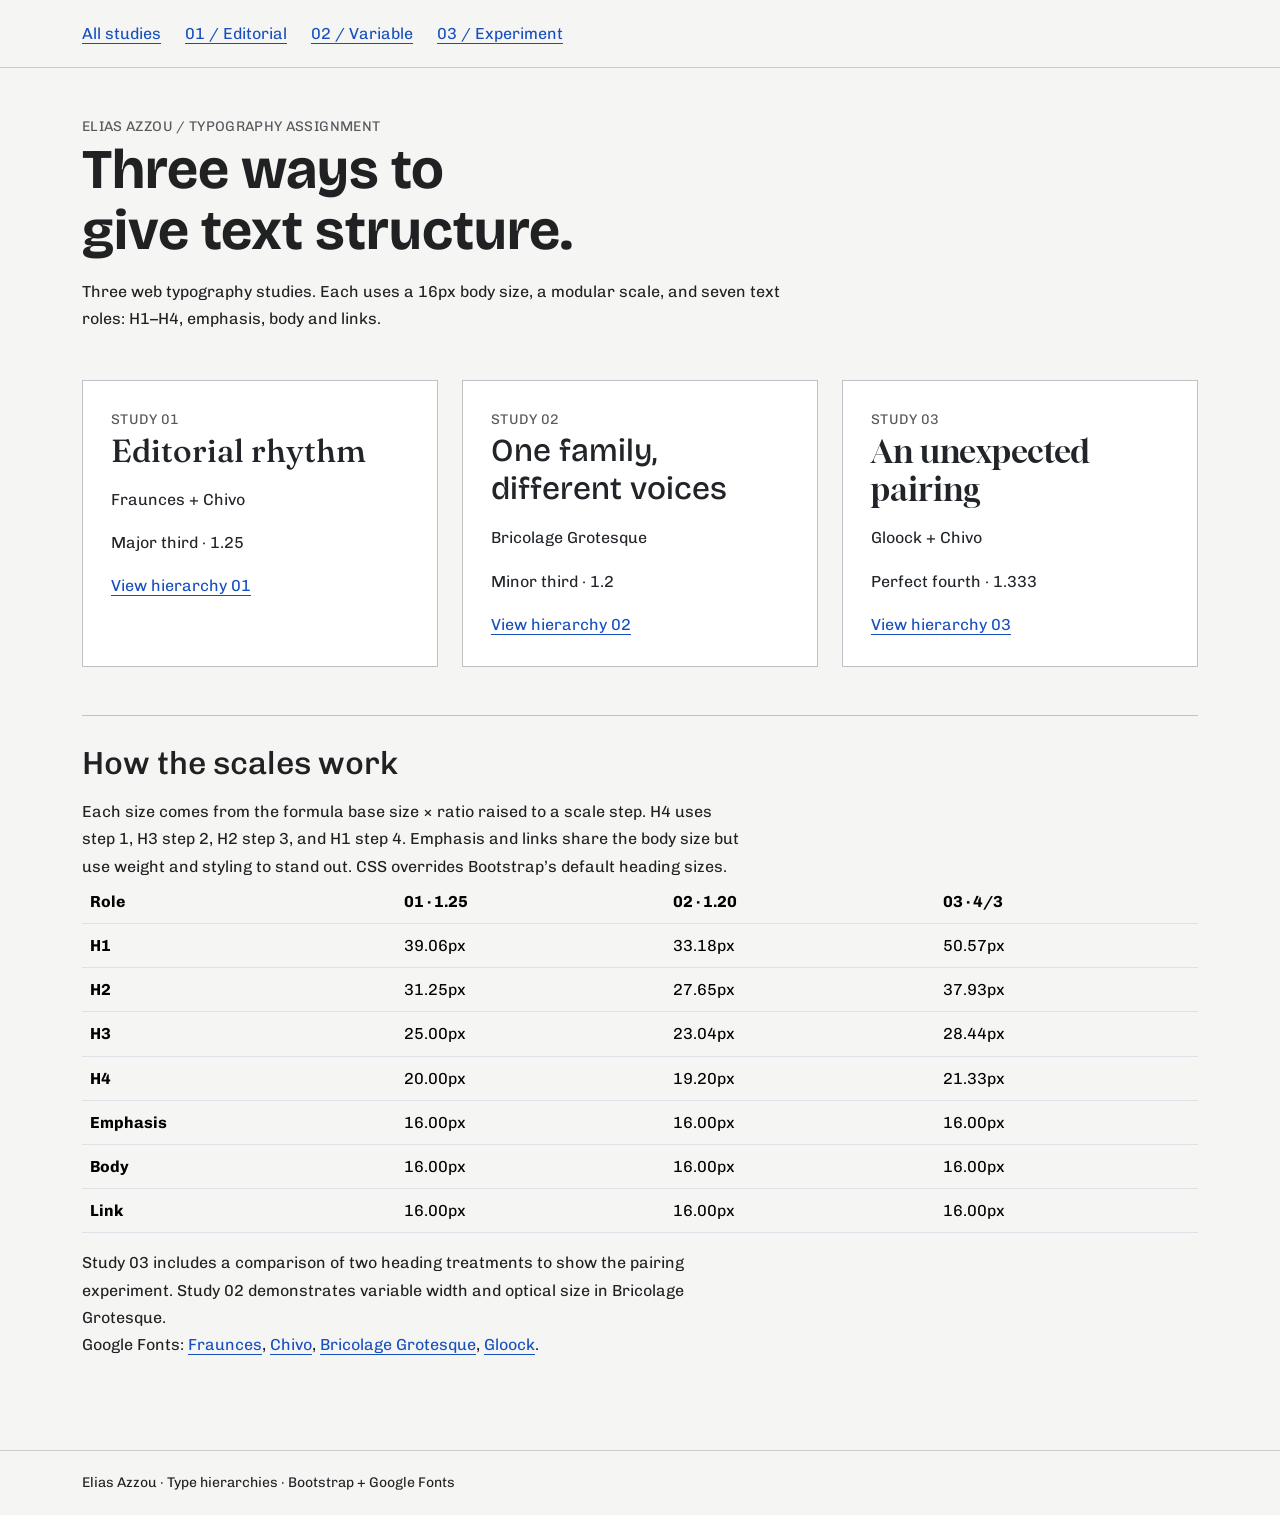
<file: index.html>
<!doctype html><html lang="en"><head><meta charset="utf-8"><meta name="viewport" content="width=device-width, initial-scale=1"><title>Type hierarchies | Elias Azzou</title><link href="https://cdn.jsdelivr.net/npm/bootstrap@5.3.3/dist/css/bootstrap.min.css" rel="stylesheet"><link href="styles.css" rel="stylesheet"></head><body class=""><nav><div class="container"><a href="index.html">All studies</a><a href="hierarchy-one.html">01 / Editorial</a><a href="hierarchy-two.html">02 / Variable</a><a href="hierarchy-three.html">03 / Experiment</a></div></nav><main class="container"><div class="eyebrow">Elias Azzou / Typography assignment</div><h1 class="index-title">Three ways to<br>give text structure.</h1><p class="intro mb-5">Three web typography studies. Each uses a 16px body size, a modular scale, and seven text roles: H1–H4, emphasis, body and links.</p><div class="row g-4"><div class="col-lg-4"><article class="card"><div class="card-body"><div class="eyebrow">Study 01</div><h2 style="font-family:Fraunces">Editorial rhythm</h2><p>Fraunces + Chivo</p><p>Major third · 1.25</p><a href="hierarchy-one.html">View hierarchy 01</a></div></article></div><div class="col-lg-4"><article class="card"><div class="card-body"><div class="eyebrow">Study 02</div><h2 style="font-family:Bricolage Grotesque">One family, different voices</h2><p>Bricolage Grotesque</p><p>Minor third · 1.2</p><a href="hierarchy-two.html">View hierarchy 02</a></div></article></div><div class="col-lg-4"><article class="card"><div class="card-body"><div class="eyebrow">Study 03</div><h2 style="font-family:Gloock">An unexpected pairing</h2><p>Gloock + Chivo</p><p>Perfect fourth · 1.333</p><a href="hierarchy-three.html">View hierarchy 03</a></div></article></div></div><section class="study mt-5"><h2>How the scales work</h2><p>Each size comes from the formula base size × ratio raised to a scale step. H4 uses step 1, H3 step 2, H2 step 3, and H1 step 4. Emphasis and links share the body size but use weight and styling to stand out. CSS overrides Bootstrap’s default heading sizes.</p><div class="table-responsive"><table class="table"><thead><tr><th>Role</th><th>01 · 1.25</th><th>02 · 1.20</th><th>03 · 4/3</th></tr></thead><tbody><tr><th>H1</th><td>39.06px</td><td>33.18px</td><td>50.57px</td></tr><tr><th>H2</th><td>31.25px</td><td>27.65px</td><td>37.93px</td></tr><tr><th>H3</th><td>25.00px</td><td>23.04px</td><td>28.44px</td></tr><tr><th>H4</th><td>20.00px</td><td>19.20px</td><td>21.33px</td></tr><tr><th>Emphasis</th><td>16.00px</td><td>16.00px</td><td>16.00px</td></tr><tr><th>Body</th><td>16.00px</td><td>16.00px</td><td>16.00px</td></tr><tr><th>Link</th><td>16.00px</td><td>16.00px</td><td>16.00px</td></tr></tbody></table></div><p>Study 03 includes a comparison of two heading treatments to show the pairing experiment. Study 02 demonstrates variable width and optical size in Bricolage Grotesque.</p><p>Google Fonts: <a href="https://fonts.google.com/specimen/Fraunces">Fraunces</a>, <a href="https://fonts.google.com/specimen/Chivo">Chivo</a>, <a href="https://fonts.google.com/specimen/Bricolage+Grotesque">Bricolage Grotesque</a>, <a href="https://fonts.google.com/specimen/Gloock">Gloock</a>.</p></section></main><footer><div class="container">Elias Azzou · Type hierarchies · Bootstrap + Google Fonts</div></footer></body></html>
</file>
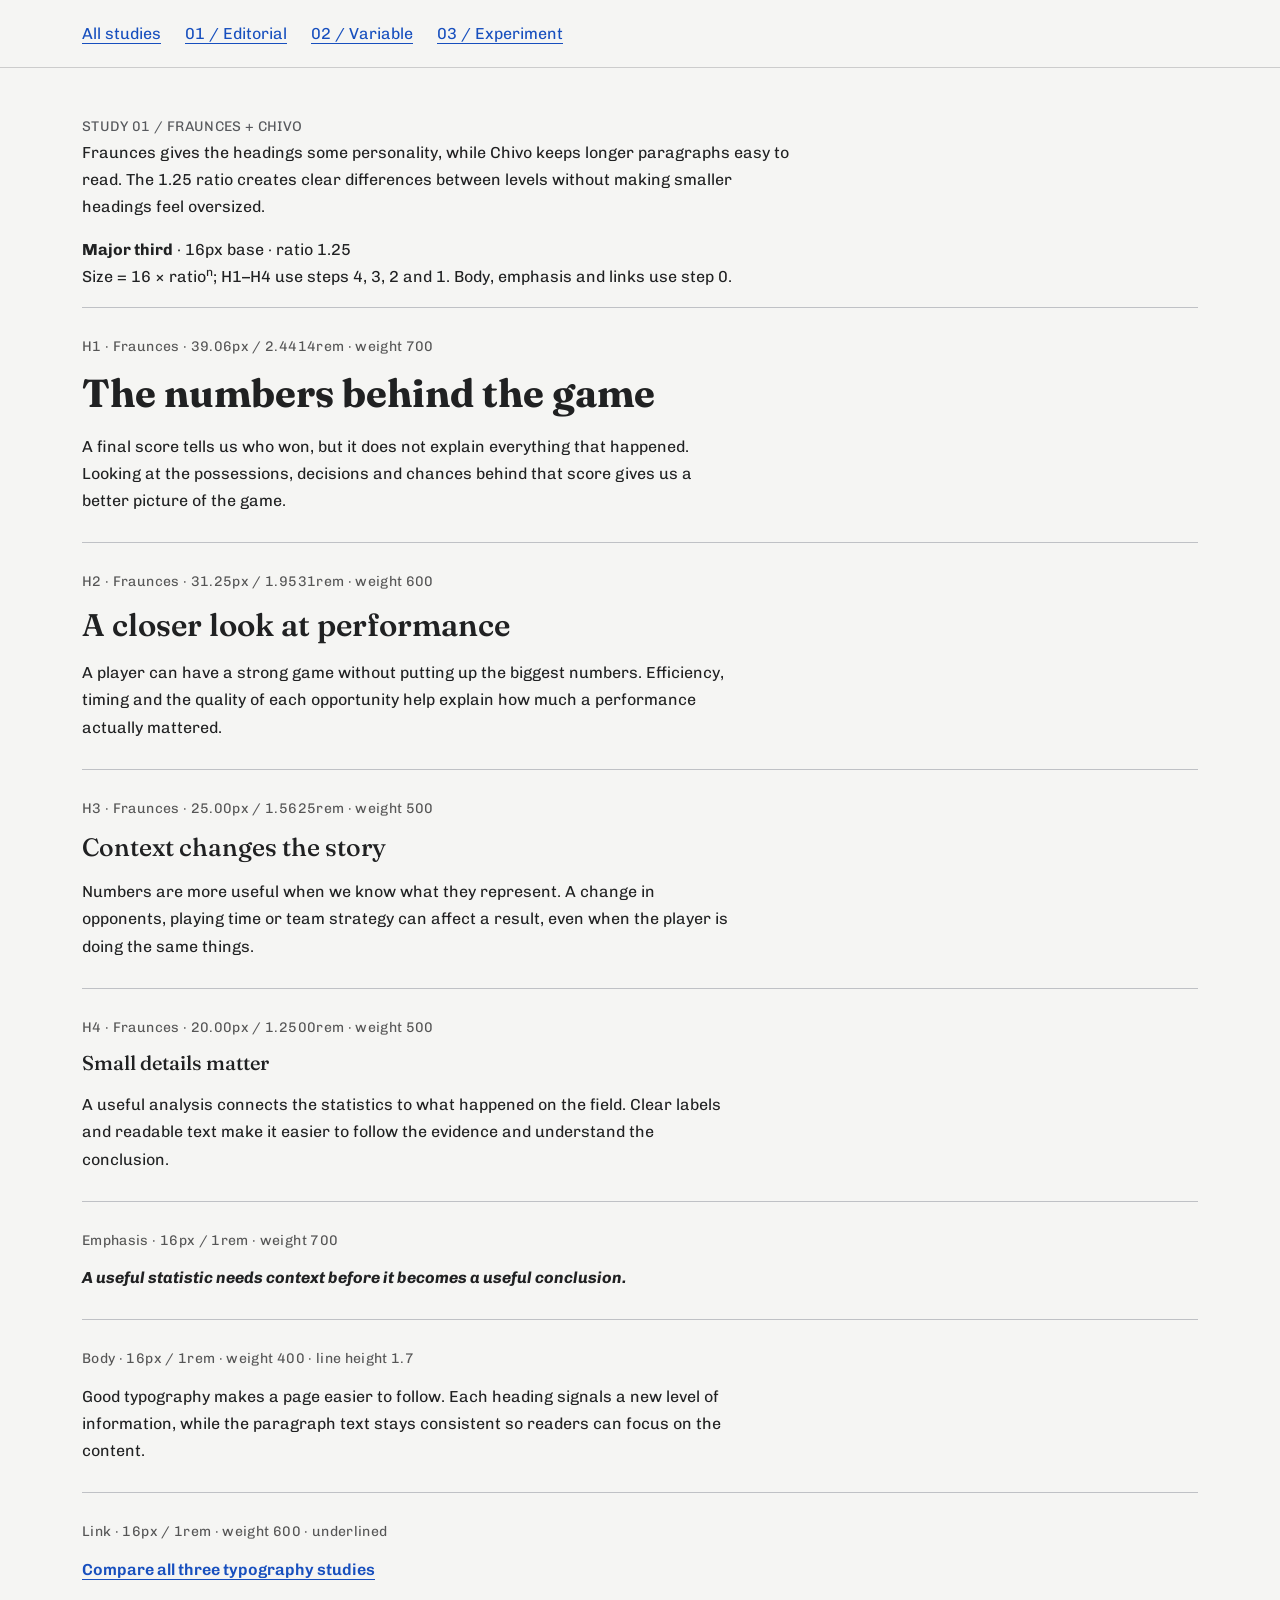
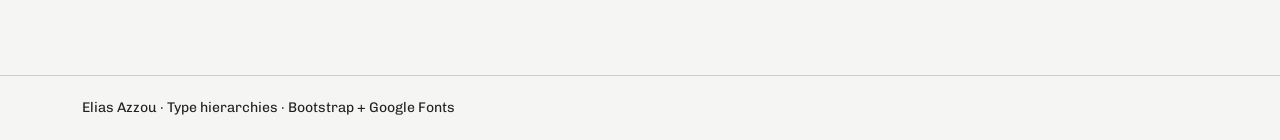
<file: hierarchy-one.html>
<!doctype html><html lang="en"><head><meta charset="utf-8"><meta name="viewport" content="width=device-width, initial-scale=1"><title>Editorial rhythm | Elias Azzou</title><link href="https://cdn.jsdelivr.net/npm/bootstrap@5.3.3/dist/css/bootstrap.min.css" rel="stylesheet"><link href="styles.css" rel="stylesheet"></head><body class="hierarchy one"><nav><div class="container"><a href="index.html">All studies</a><a href="hierarchy-one.html">01 / Editorial</a><a href="hierarchy-two.html">02 / Variable</a><a href="hierarchy-three.html">03 / Experiment</a></div></nav><main class="container"><div class="eyebrow">Study 01 / Fraunces + Chivo</div><div class="intro"><p>Fraunces gives the headings some personality, while Chivo keeps longer paragraphs easy to read. The 1.25 ratio creates clear differences between levels without making smaller headings feel oversized.</p><p><strong>Major third</strong> · 16px base · ratio 1.25<br>Size = 16 × ratio<sup>n</sup>; H1–H4 use steps 4, 3, 2 and 1. Body, emphasis and links use step 0.</p></div><section class="study"><div class="meta">H1 · Fraunces · 39.06px / 2.4414rem · weight 700</div><h1>The numbers behind the game</h1><p class="body">A final score tells us who won, but it does not explain everything that happened. Looking at the possessions, decisions and chances behind that score gives us a better picture of the game.</p></section><section class="study"><div class="meta">H2 · Fraunces · 31.25px / 1.9531rem · weight 600</div><h2>A closer look at performance</h2><p class="body">A player can have a strong game without putting up the biggest numbers. Efficiency, timing and the quality of each opportunity help explain how much a performance actually mattered.</p></section><section class="study"><div class="meta">H3 · Fraunces · 25.00px / 1.5625rem · weight 500</div><h3>Context changes the story</h3><p class="body">Numbers are more useful when we know what they represent. A change in opponents, playing time or team strategy can affect a result, even when the player is doing the same things.</p></section><section class="study"><div class="meta">H4 · Fraunces · 20.00px / 1.2500rem · weight 500</div><h4>Small details matter</h4><p class="body">A useful analysis connects the statistics to what happened on the field. Clear labels and readable text make it easier to follow the evidence and understand the conclusion.</p></section><section class="study"><div class="meta">Emphasis · 16px / 1rem · weight 700</div><p><em class="emphasis">A useful statistic needs context before it becomes a useful conclusion.</em></p></section><section class="study"><div class="meta">Body · 16px / 1rem · weight 400 · line height 1.7</div><p class="body">Good typography makes a page easier to follow. Each heading signals a new level of information, while the paragraph text stays consistent so readers can focus on the content.</p></section><section class="study"><div class="meta">Link · 16px / 1rem · weight 600 · underlined</div><a class="text-link" href="index.html">Compare all three typography studies</a></section></main><footer><div class="container">Elias Azzou · Type hierarchies · Bootstrap + Google Fonts</div></footer></body></html>
</file>
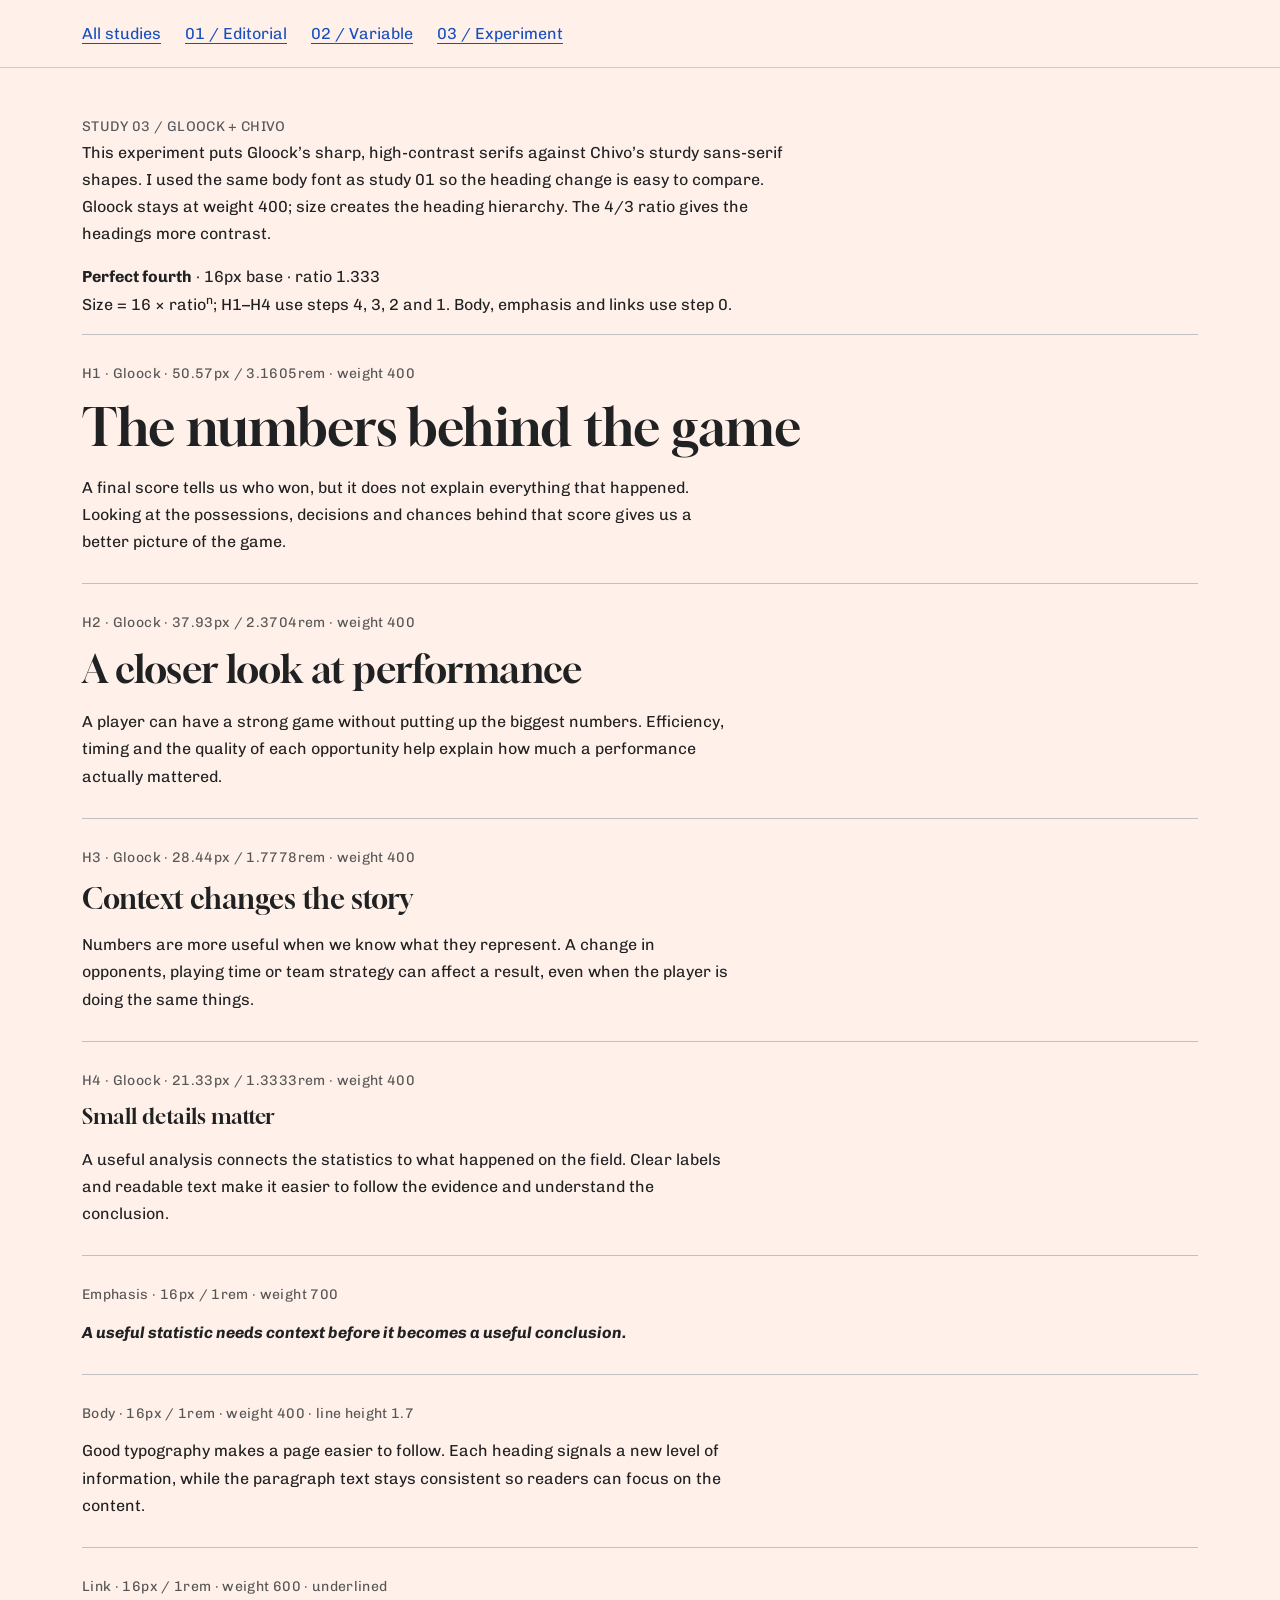
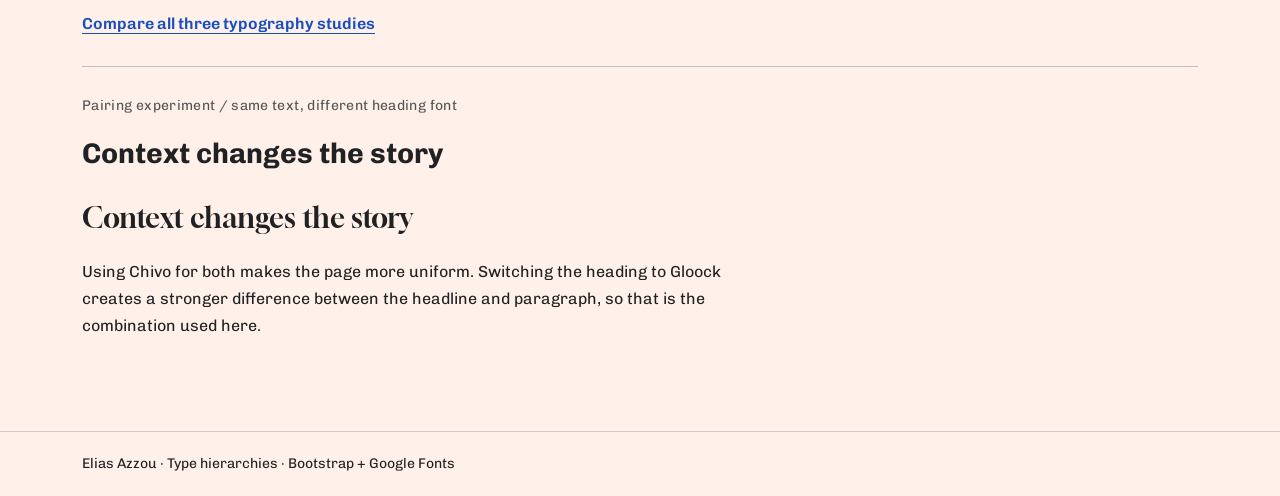
<file: hierarchy-three.html>
<!doctype html><html lang="en"><head><meta charset="utf-8"><meta name="viewport" content="width=device-width, initial-scale=1"><title>An unexpected pairing | Elias Azzou</title><link href="https://cdn.jsdelivr.net/npm/bootstrap@5.3.3/dist/css/bootstrap.min.css" rel="stylesheet"><link href="styles.css" rel="stylesheet"></head><body class="hierarchy three"><nav><div class="container"><a href="index.html">All studies</a><a href="hierarchy-one.html">01 / Editorial</a><a href="hierarchy-two.html">02 / Variable</a><a href="hierarchy-three.html">03 / Experiment</a></div></nav><main class="container"><div class="eyebrow">Study 03 / Gloock + Chivo</div><div class="intro"><p>This experiment puts Gloock’s sharp, high-contrast serifs against Chivo’s sturdy sans-serif shapes. I used the same body font as study 01 so the heading change is easy to compare. Gloock stays at weight 400; size creates the heading hierarchy. The 4/3 ratio gives the headings more contrast.</p><p><strong>Perfect fourth</strong> · 16px base · ratio 1.333<br>Size = 16 × ratio<sup>n</sup>; H1–H4 use steps 4, 3, 2 and 1. Body, emphasis and links use step 0.</p></div><section class="study"><div class="meta">H1 · Gloock · 50.57px / 3.1605rem · weight 400</div><h1>The numbers behind the game</h1><p class="body">A final score tells us who won, but it does not explain everything that happened. Looking at the possessions, decisions and chances behind that score gives us a better picture of the game.</p></section><section class="study"><div class="meta">H2 · Gloock · 37.93px / 2.3704rem · weight 400</div><h2>A closer look at performance</h2><p class="body">A player can have a strong game without putting up the biggest numbers. Efficiency, timing and the quality of each opportunity help explain how much a performance actually mattered.</p></section><section class="study"><div class="meta">H3 · Gloock · 28.44px / 1.7778rem · weight 400</div><h3>Context changes the story</h3><p class="body">Numbers are more useful when we know what they represent. A change in opponents, playing time or team strategy can affect a result, even when the player is doing the same things.</p></section><section class="study"><div class="meta">H4 · Gloock · 21.33px / 1.3333rem · weight 400</div><h4>Small details matter</h4><p class="body">A useful analysis connects the statistics to what happened on the field. Clear labels and readable text make it easier to follow the evidence and understand the conclusion.</p></section><section class="study"><div class="meta">Emphasis · 16px / 1rem · weight 700</div><p><em class="emphasis">A useful statistic needs context before it becomes a useful conclusion.</em></p></section><section class="study"><div class="meta">Body · 16px / 1rem · weight 400 · line height 1.7</div><p class="body">Good typography makes a page easier to follow. Each heading signals a new level of information, while the paragraph text stays consistent so readers can focus on the content.</p></section><section class="study"><div class="meta">Link · 16px / 1rem · weight 600 · underlined</div><a class="text-link" href="index.html">Compare all three typography studies</a></section><section class="study"><div class="meta">Pairing experiment / same text, different heading font</div><p style="font-family:Chivo,sans-serif;font-size:1.777777rem;font-weight:700">Context changes the story</p><p style="font-family:Gloock,serif;font-size:1.777777rem;margin-top:16px">Context changes the story</p><p style="margin-top:16px">Using Chivo for both makes the page more uniform. Switching the heading to Gloock creates a stronger difference between the headline and paragraph, so that is the combination used here.</p></section></main><footer><div class="container">Elias Azzou · Type hierarchies · Bootstrap + Google Fonts</div></footer></body></html>
</file>
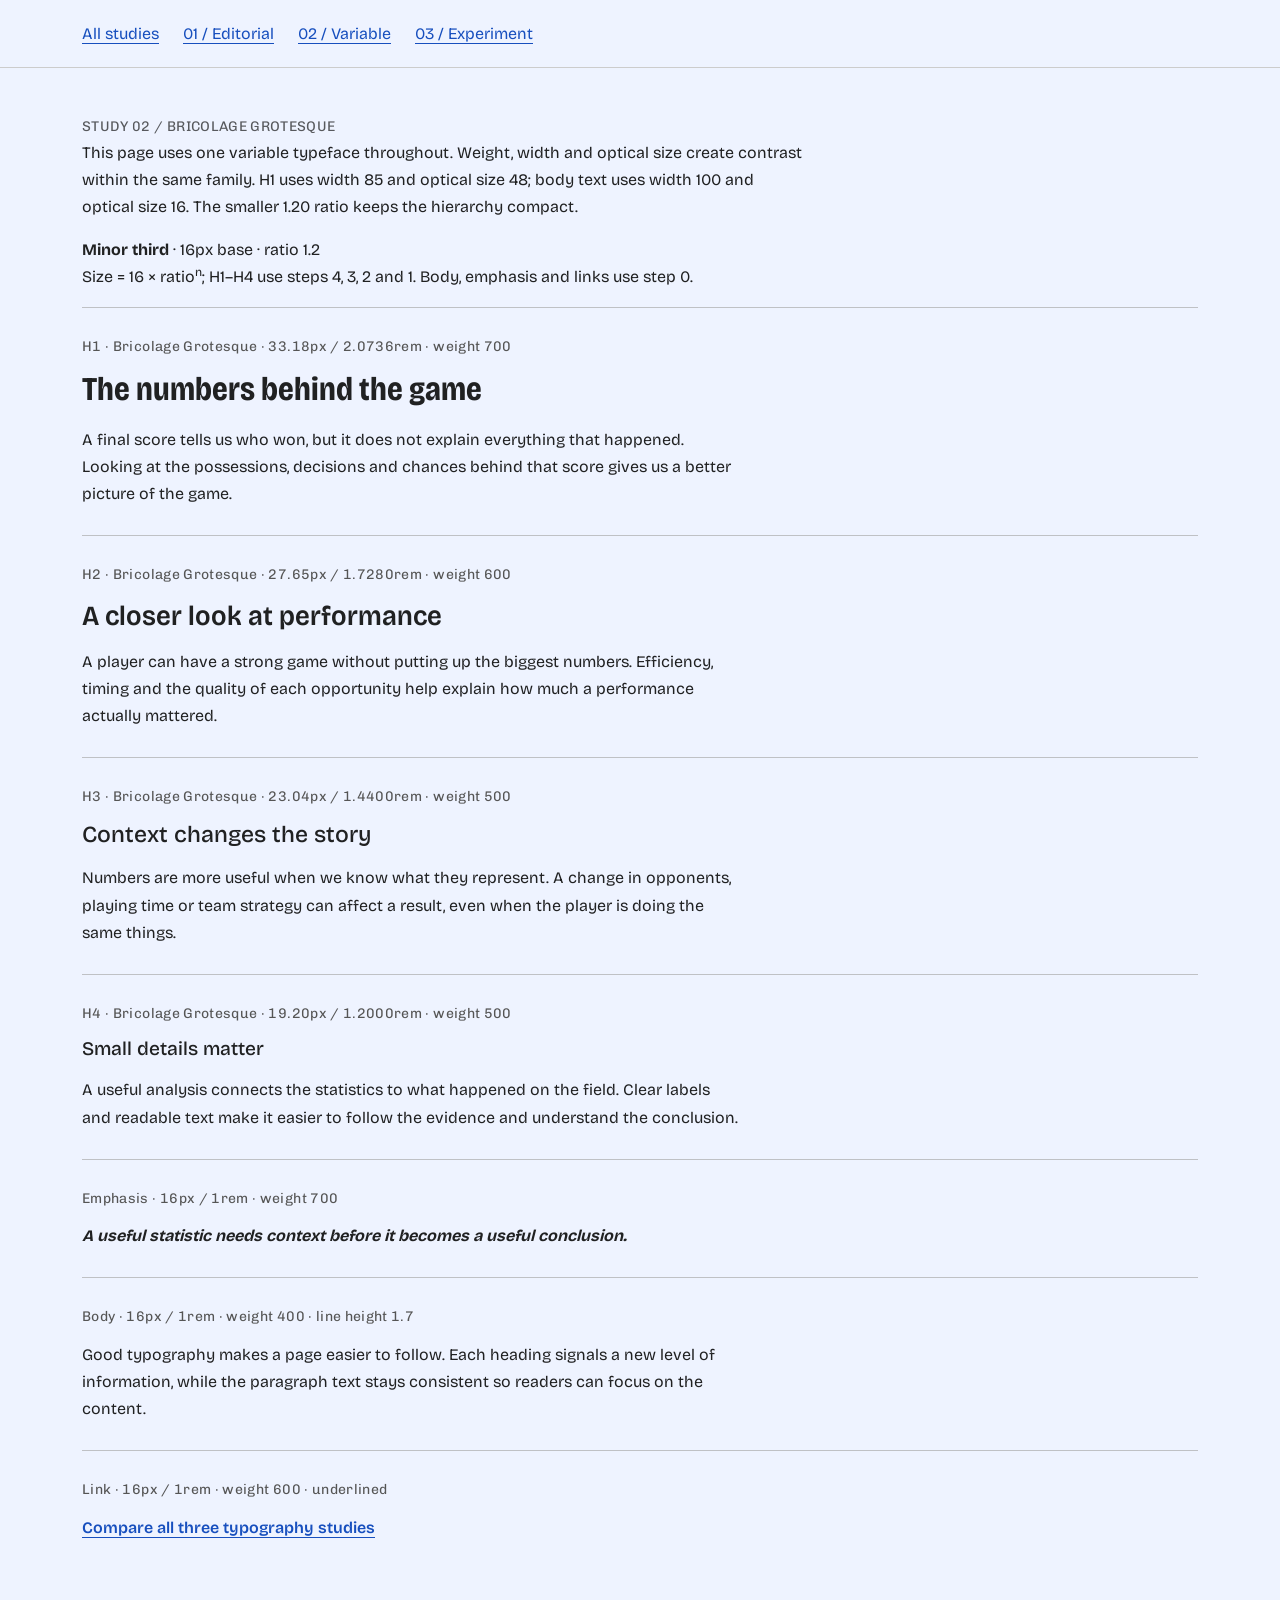
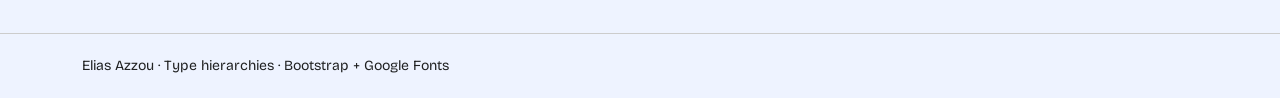
<file: hierarchy-two.html>
<!doctype html><html lang="en"><head><meta charset="utf-8"><meta name="viewport" content="width=device-width, initial-scale=1"><title>One family, different voices | Elias Azzou</title><link href="https://cdn.jsdelivr.net/npm/bootstrap@5.3.3/dist/css/bootstrap.min.css" rel="stylesheet"><link href="styles.css" rel="stylesheet"></head><body class="hierarchy two"><nav><div class="container"><a href="index.html">All studies</a><a href="hierarchy-one.html">01 / Editorial</a><a href="hierarchy-two.html">02 / Variable</a><a href="hierarchy-three.html">03 / Experiment</a></div></nav><main class="container"><div class="eyebrow">Study 02 / Bricolage Grotesque</div><div class="intro"><p>This page uses one variable typeface throughout. Weight, width and optical size create contrast within the same family. H1 uses width 85 and optical size 48; body text uses width 100 and optical size 16. The smaller 1.20 ratio keeps the hierarchy compact.</p><p><strong>Minor third</strong> · 16px base · ratio 1.2<br>Size = 16 × ratio<sup>n</sup>; H1–H4 use steps 4, 3, 2 and 1. Body, emphasis and links use step 0.</p></div><section class="study"><div class="meta">H1 · Bricolage Grotesque · 33.18px / 2.0736rem · weight 700</div><h1>The numbers behind the game</h1><p class="body">A final score tells us who won, but it does not explain everything that happened. Looking at the possessions, decisions and chances behind that score gives us a better picture of the game.</p></section><section class="study"><div class="meta">H2 · Bricolage Grotesque · 27.65px / 1.7280rem · weight 600</div><h2>A closer look at performance</h2><p class="body">A player can have a strong game without putting up the biggest numbers. Efficiency, timing and the quality of each opportunity help explain how much a performance actually mattered.</p></section><section class="study"><div class="meta">H3 · Bricolage Grotesque · 23.04px / 1.4400rem · weight 500</div><h3>Context changes the story</h3><p class="body">Numbers are more useful when we know what they represent. A change in opponents, playing time or team strategy can affect a result, even when the player is doing the same things.</p></section><section class="study"><div class="meta">H4 · Bricolage Grotesque · 19.20px / 1.2000rem · weight 500</div><h4>Small details matter</h4><p class="body">A useful analysis connects the statistics to what happened on the field. Clear labels and readable text make it easier to follow the evidence and understand the conclusion.</p></section><section class="study"><div class="meta">Emphasis · 16px / 1rem · weight 700</div><p><em class="emphasis">A useful statistic needs context before it becomes a useful conclusion.</em></p></section><section class="study"><div class="meta">Body · 16px / 1rem · weight 400 · line height 1.7</div><p class="body">Good typography makes a page easier to follow. Each heading signals a new level of information, while the paragraph text stays consistent so readers can focus on the content.</p></section><section class="study"><div class="meta">Link · 16px / 1rem · weight 600 · underlined</div><a class="text-link" href="index.html">Compare all three typography studies</a></section></main><footer><div class="container">Elias Azzou · Type hierarchies · Bootstrap + Google Fonts</div></footer></body></html>
</file>
<file: styles.css>
@import url('https://fonts.googleapis.com/css2?family=Bricolage+Grotesque:opsz,wght@12..96,200..800&family=Chivo:wght@100..900&family=Fraunces:opsz,wght@9..144,100..900&family=Gloock&display=swap');
:root{font-size:16px}body{background:#f5f5f3;color:#202122;font-family:Chivo,sans-serif;font-size:1rem;line-height:1.7}a{color:#174fbe;text-underline-offset:4px}a:hover{color:#102d70}a:focus-visible{outline:3px solid #174fbe;outline-offset:4px}nav{border-bottom:1px solid #ccc;padding:20px 0}nav a{margin-right:24px}main{padding:48px 0 64px}.eyebrow,.meta{font:400 .875rem/1.6 Chivo,sans-serif;letter-spacing:.025em}.eyebrow{text-transform:uppercase;color:#57595d}h1,h2,h3,h4{line-height:1.2;margin-bottom:16px;overflow-wrap:anywhere}.intro{max-width:720px}.study{border-top:1px solid #bfc1c5;padding:28px 0}.study p{max-width:66ch;margin-bottom:0}.meta{color:#555;margin-bottom:12px}footer{border-top:1px solid #ccc;padding:20px 0;font-size:.875rem}.card{border-radius:0;border:1px solid #bfc1c5;background:white;height:100%}.card-body{padding:28px}.card h2{font-size:2rem}.index-title{font-family:'Bricolage Grotesque',sans-serif;font-size:3.5rem;line-height:1.1;font-weight:700}.one{--heading:Fraunces,serif;--copy:Chivo,sans-serif;--ratio:1.25}.two{--heading:'Bricolage Grotesque',sans-serif;--copy:'Bricolage Grotesque',sans-serif;--ratio:1.2;background:#eef3ff}.three{--heading:Gloock,serif;--copy:Chivo,sans-serif;--ratio:1.3333333333333333;background:#fff0e9}.hierarchy{font-family:var(--copy)}.hierarchy h1,.hierarchy h2,.hierarchy h3,.hierarchy h4{font-family:var(--heading)}.hierarchy h1{font-size:calc(1rem * var(--ratio) * var(--ratio) * var(--ratio) * var(--ratio));font-weight:700}.hierarchy h2{font-size:calc(1rem * var(--ratio) * var(--ratio) * var(--ratio));font-weight:600}.hierarchy h3{font-size:calc(1rem * var(--ratio) * var(--ratio));font-weight:500}.hierarchy h4{font-size:calc(1rem * var(--ratio));font-weight:500}.three h1,.three h2,.three h3,.three h4{font-weight:400}.hierarchy .emphasis{font-family:var(--copy);font-size:1rem;font-weight:700}.two h1{font-variation-settings:'wdth' 85,'opsz' 48}.two h2{font-variation-settings:'wdth' 95,'opsz' 36}.two p{font-variation-settings:'wdth' 100,'opsz' 16}.hierarchy .body,.hierarchy .text-link{font-size:1rem}.text-link{font-weight:600}.table{--bs-table-bg:transparent} @media(max-width:600px){main{padding:32px 0}.index-title{font-size:2.5rem}nav a{display:inline-block;margin-right:14px}.container{padding-left:22px;padding-right:22px}}
</file>
